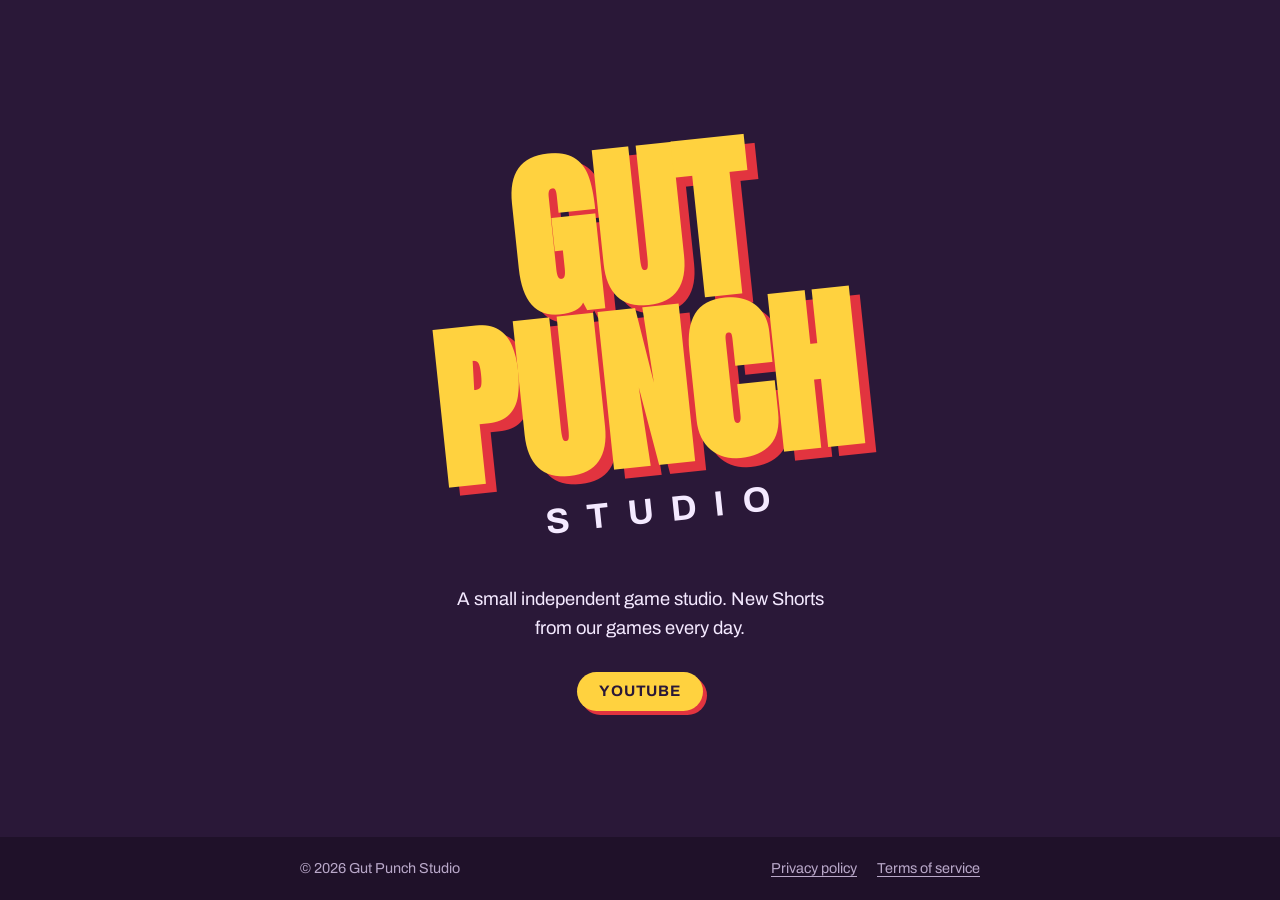
<file: index.html>
<!doctype html>
<html lang="en">
<head>
<meta charset="utf-8">
<meta name="viewport" content="width=device-width, initial-scale=1">
<title>Gut Punch Studio</title>
<meta name="description" content="Gut Punch Studio is a small independent game studio.">
<link rel="icon" href="icon.png">
<link rel="stylesheet" href="style.css">
</head>
<body>
<main class="hero">
  <div class="wrap">
    <h1 class="logo" aria-label="Gut Punch Studio">
      <span class="big" aria-hidden="true">Gut<br>Punch</span>
      <span class="small" aria-hidden="true">STUDIO</span>
    </h1>
    <p class="tagline">A small independent game studio. New Shorts from our games every day.</p>
    <div class="links">
      <a class="btn" href="https://www.youtube.com/channel/UCidPIDn4IFeUoqm6-j50lGQ">YouTube</a>
    </div>
  </div>
</main>
<footer>
  <div class="wrap">
    <span>&copy; 2026 Gut Punch Studio</span>
    <span class="foot-links"><a href="privacy.html">Privacy policy</a> <a href="terms.html">Terms of service</a></span>
  </div>
</footer>
</body>
</html>
</file>
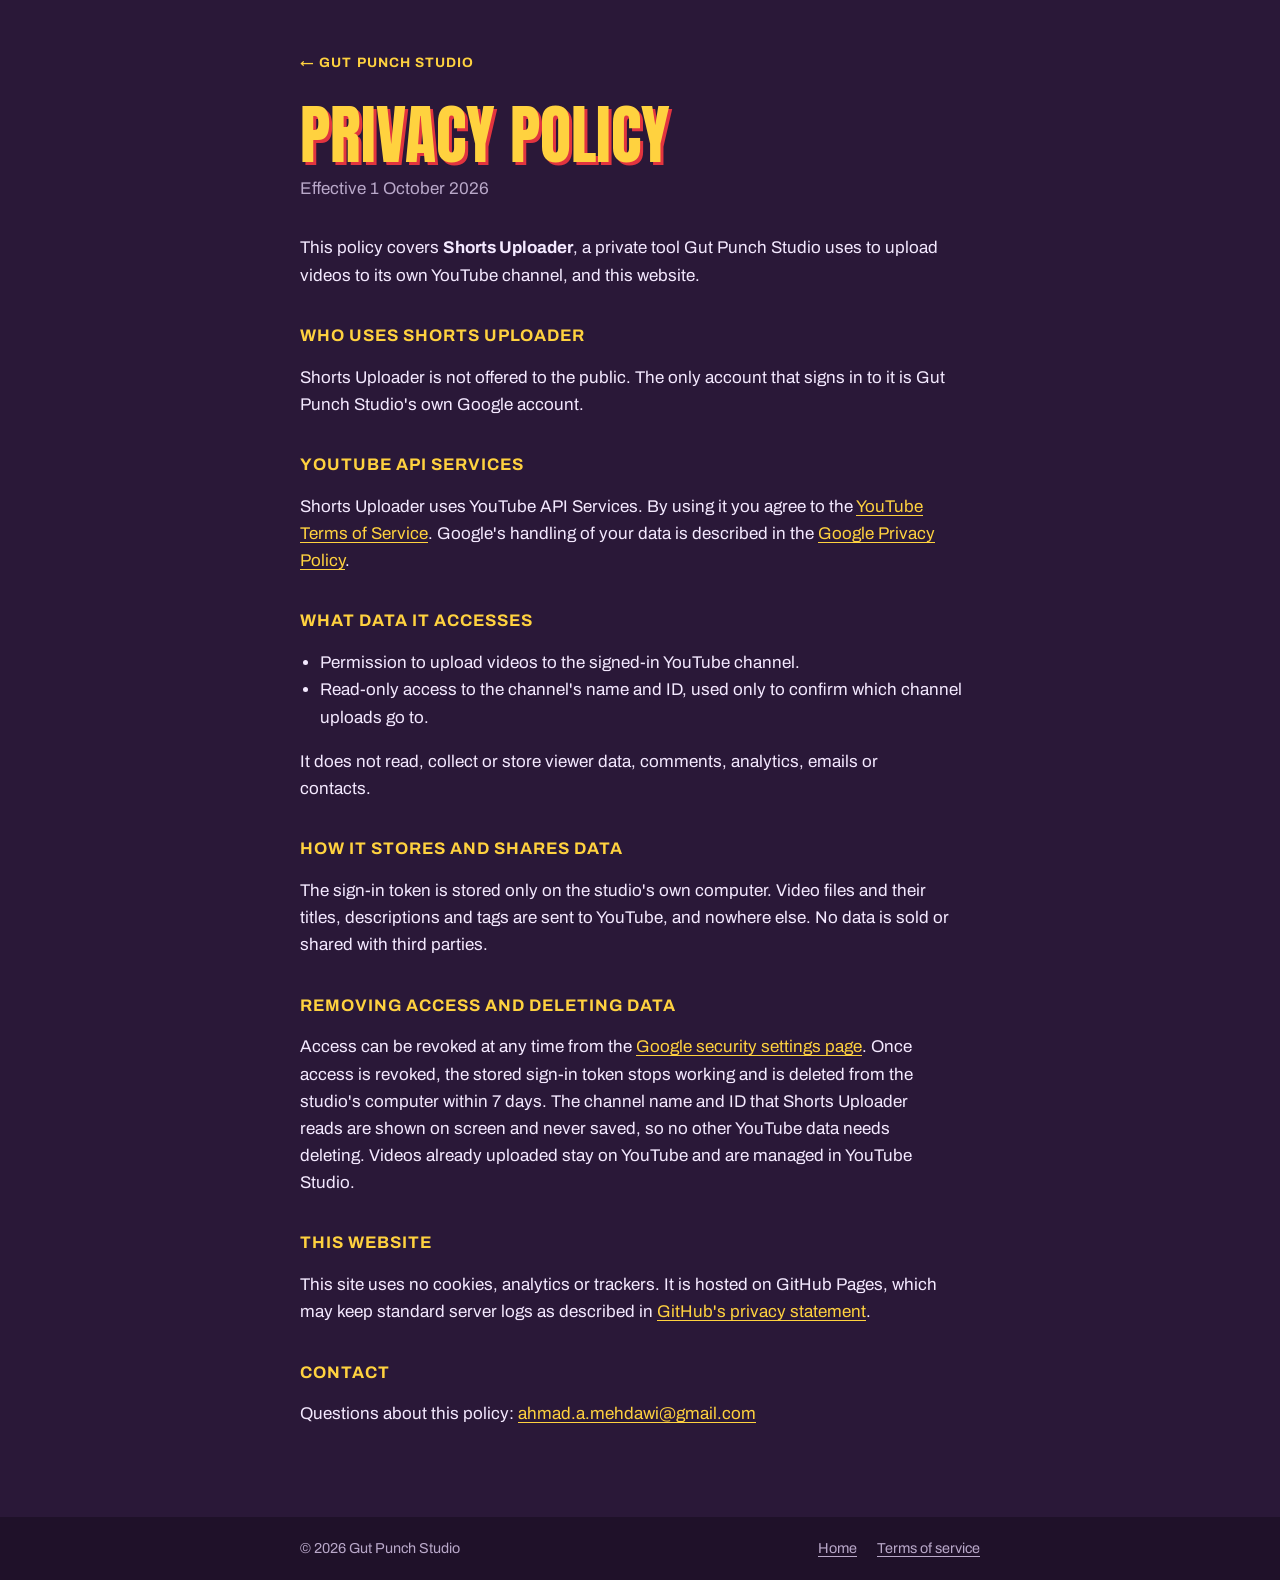
<file: privacy.html>
<!doctype html>
<html lang="en">
<head>
<meta charset="utf-8">
<meta name="viewport" content="width=device-width, initial-scale=1">
<title>Privacy Policy | Gut Punch Studio</title>
<link rel="icon" href="icon.png">
<link rel="stylesheet" href="style.css">
</head>
<body>
<main class="doc">
  <div class="wrap">
    <a class="home" href="./">&larr; Gut Punch Studio</a>
    <h1>Privacy Policy</h1>
    <p class="date">Effective 1 October 2026</p>

    <p>This policy covers <strong>Shorts Uploader</strong>, a private tool Gut Punch Studio uses to upload videos to its own YouTube channel, and this website.</p>

    <h2>Who uses Shorts Uploader</h2>
    <p>Shorts Uploader is not offered to the public. The only account that signs in to it is Gut Punch Studio's own Google account.</p>

    <h2>YouTube API Services</h2>
    <p>Shorts Uploader uses YouTube API Services. By using it you agree to the <a href="https://www.youtube.com/t/terms">YouTube Terms of Service</a>. Google's handling of your data is described in the <a href="https://policies.google.com/privacy">Google Privacy Policy</a>.</p>

    <h2>What data it accesses</h2>
    <ul>
      <li>Permission to upload videos to the signed-in YouTube channel.</li>
      <li>Read-only access to the channel's name and ID, used only to confirm which channel uploads go to.</li>
    </ul>
    <p>It does not read, collect or store viewer data, comments, analytics, emails or contacts.</p>

    <h2>How it stores and shares data</h2>
    <p>The sign-in token is stored only on the studio's own computer. Video files and their titles, descriptions and tags are sent to YouTube, and nowhere else. No data is sold or shared with third parties.</p>

    <h2>Removing access and deleting data</h2>
    <p>Access can be revoked at any time from the <a href="https://security.google.com/settings/security/permissions">Google security settings page</a>. Once access is revoked, the stored sign-in token stops working and is deleted from the studio's computer within 7 days. The channel name and ID that Shorts Uploader reads are shown on screen and never saved, so no other YouTube data needs deleting. Videos already uploaded stay on YouTube and are managed in YouTube Studio.</p>

    <h2>This website</h2>
    <p>This site uses no cookies, analytics or trackers. It is hosted on GitHub Pages, which may keep standard server logs as described in <a href="https://docs.github.com/en/site-policy/privacy-policies/github-general-privacy-statement">GitHub's privacy statement</a>.</p>

    <h2>Contact</h2>
    <p>Questions about this policy: <a href="mailto:ahmad.a.mehdawi@gmail.com">ahmad.a.mehdawi@gmail.com</a></p>
  </div>
</main>
<footer>
  <div class="wrap">
    <span>&copy; 2026 Gut Punch Studio</span>
    <span class="foot-links"><a href="./">Home</a> <a href="terms.html">Terms of service</a></span>
  </div>
</footer>
</body>
</html>
</file>
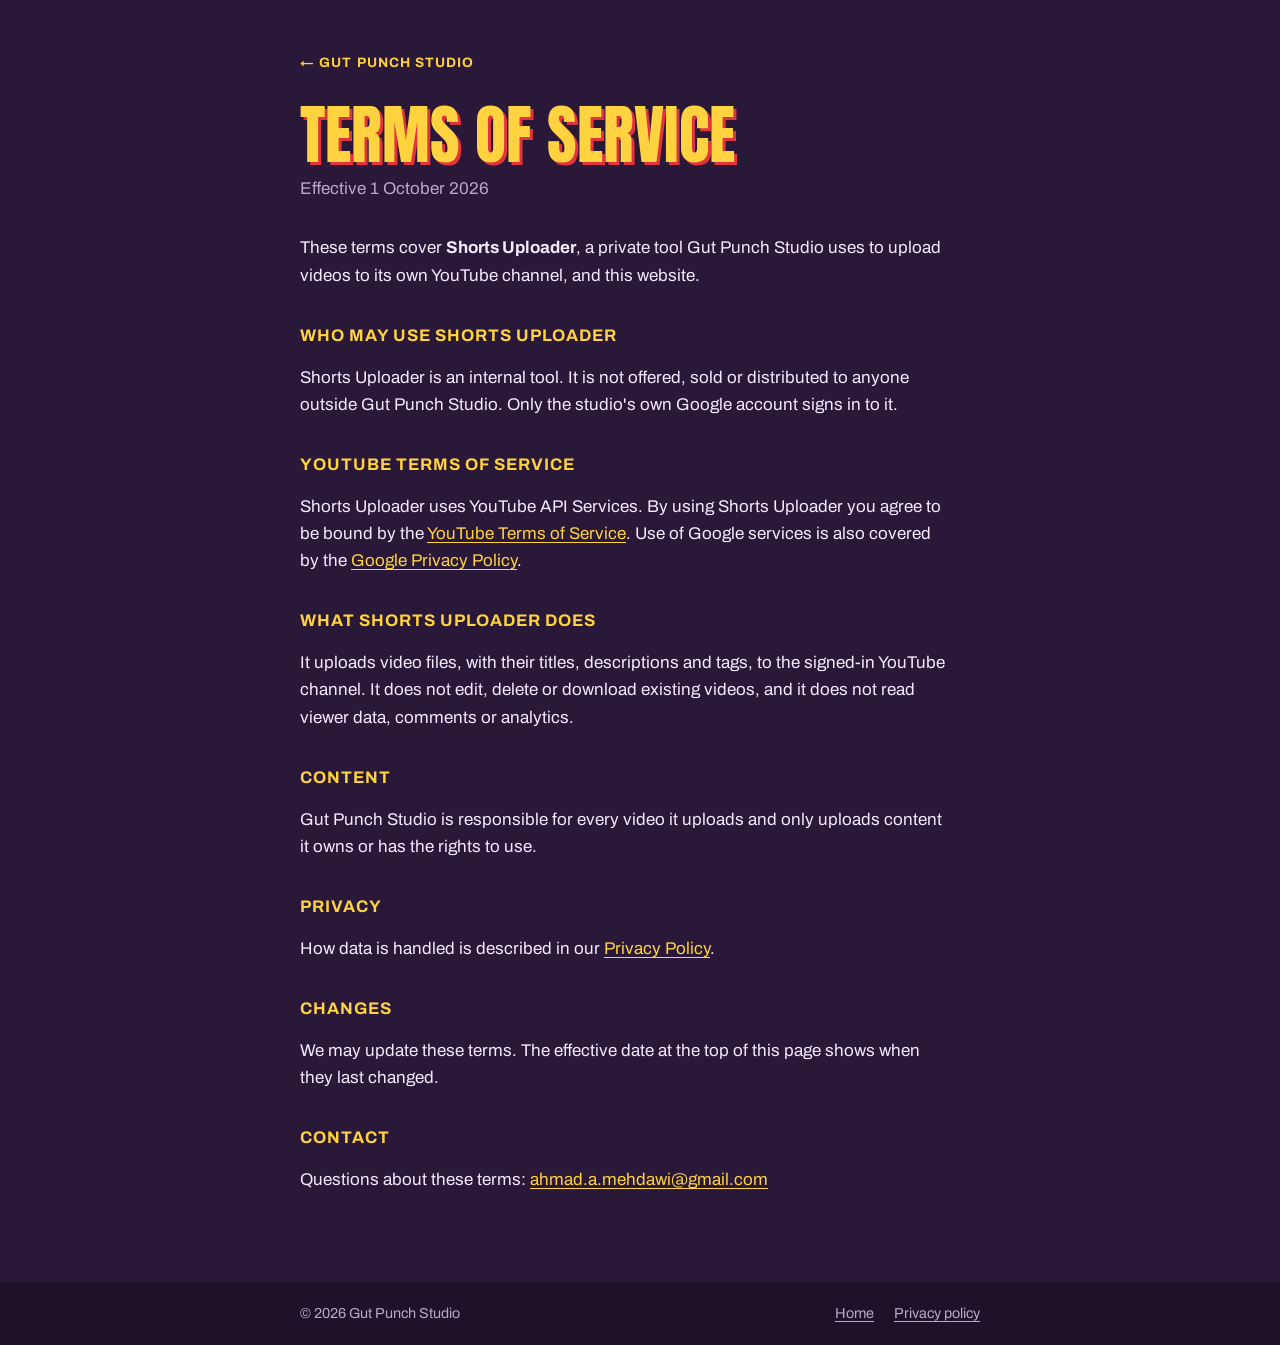
<file: terms.html>
<!doctype html>
<html lang="en">
<head>
<meta charset="utf-8">
<meta name="viewport" content="width=device-width, initial-scale=1">
<title>Terms of Service | Gut Punch Studio</title>
<link rel="icon" href="icon.png">
<link rel="stylesheet" href="style.css">
</head>
<body>
<main class="doc">
  <div class="wrap">
    <a class="home" href="./">&larr; Gut Punch Studio</a>
    <h1>Terms of Service</h1>
    <p class="date">Effective 1 October 2026</p>

    <p>These terms cover <strong>Shorts Uploader</strong>, a private tool Gut Punch Studio uses to upload videos to its own YouTube channel, and this website.</p>

    <h2>Who may use Shorts Uploader</h2>
    <p>Shorts Uploader is an internal tool. It is not offered, sold or distributed to anyone outside Gut Punch Studio. Only the studio's own Google account signs in to it.</p>

    <h2>YouTube Terms of Service</h2>
    <p>Shorts Uploader uses YouTube API Services. By using Shorts Uploader you agree to be bound by the <a href="https://www.youtube.com/t/terms">YouTube Terms of Service</a>. Use of Google services is also covered by the <a href="https://policies.google.com/privacy">Google Privacy Policy</a>.</p>

    <h2>What Shorts Uploader does</h2>
    <p>It uploads video files, with their titles, descriptions and tags, to the signed-in YouTube channel. It does not edit, delete or download existing videos, and it does not read viewer data, comments or analytics.</p>

    <h2>Content</h2>
    <p>Gut Punch Studio is responsible for every video it uploads and only uploads content it owns or has the rights to use.</p>

    <h2>Privacy</h2>
    <p>How data is handled is described in our <a href="privacy.html">Privacy Policy</a>.</p>

    <h2>Changes</h2>
    <p>We may update these terms. The effective date at the top of this page shows when they last changed.</p>

    <h2>Contact</h2>
    <p>Questions about these terms: <a href="mailto:ahmad.a.mehdawi@gmail.com">ahmad.a.mehdawi@gmail.com</a></p>
  </div>
</main>
<footer>
  <div class="wrap">
    <span>&copy; 2026 Gut Punch Studio</span>
    <span class="foot-links"><a href="./">Home</a> <a href="privacy.html">Privacy policy</a></span>
  </div>
</footer>
</body>
</html>
</file>
<file: style.css>
@font-face { font-family: "Anton"; src: url(fonts/Anton.ttf) format("truetype"); font-display: swap; }
@font-face { font-family: "Archivo"; font-weight: 400; src: url(fonts/Archivo-Regular.ttf) format("truetype"); font-display: swap; }
@font-face { font-family: "Archivo"; font-weight: 700; src: url(fonts/Archivo-Bold.ttf) format("truetype"); font-display: swap; }

:root {
  --bruise: #2a1838;
  --bruise-deep: #1f1129;
  --yellow: #ffd23f;
  --red: #e2343f;
  --lilac: #f4e9ff;
  --muted: #b9a8c9;
  --display: "Anton", Impact, "Arial Narrow", sans-serif;
  --body: "Archivo", "Helvetica Neue", Arial, sans-serif;
  color-scheme: dark;
}
* { box-sizing: border-box; }
html, body { margin: 0; }
body {
  background: var(--bruise); color: var(--lilac);
  font: 400 17px/1.6 var(--body);
  min-height: 100vh; display: flex; flex-direction: column;
}
a { color: var(--yellow); text-underline-offset: 3px; }
a:focus-visible { outline: 3px solid var(--yellow); outline-offset: 3px; }

.wrap { width: 100%; max-width: 720px; margin: 0 auto; padding-inline: 20px; }

/* Home */
.hero { flex: 1; display: grid; place-items: center; padding-block: 64px; text-align: center; }
.logo { display: grid; justify-items: center; transform: rotate(-6deg); }
.logo .big {
  font-family: var(--display); color: var(--yellow); text-transform: uppercase;
  font-size: clamp(5rem, 22vw, 11rem); line-height: .92;
  text-shadow: .055em .055em 0 var(--red);
}
.logo .small {
  font: 700 clamp(1rem, 4.4vw, 2.2rem)/1 var(--body); letter-spacing: .5em; padding-left: .5em; margin-top: .6em;
}
.tagline { margin: 56px auto 0; max-width: 34ch; font-size: 1.15rem; }
.links { display: flex; flex-wrap: wrap; justify-content: center; gap: 12px; margin-top: 28px; }
.btn {
  display: inline-block; padding: 12px 22px; border-radius: 999px; text-decoration: none;
  font: 700 .95rem/1 var(--body); letter-spacing: .06em; text-transform: uppercase;
  background: var(--yellow); color: var(--bruise);
  box-shadow: 4px 4px 0 var(--red);
}
.btn:hover { transform: translate(-1px, -1px); box-shadow: 5px 5px 0 var(--red); }

/* Policy */
.doc { flex: 1; padding-block: 48px 72px; }
.doc .home { font: 700 .85rem/1 var(--body); letter-spacing: .08em; text-transform: uppercase; text-decoration: none; }
.doc h1 {
  font-family: var(--display); font-weight: 400; color: var(--yellow); text-transform: uppercase;
  font-size: clamp(2.6rem, 9vw, 4rem); line-height: 1; margin: 28px 0 8px;
  text-shadow: .05em .05em 0 var(--red);
}
.doc .date { color: var(--muted); margin: 0 0 32px; }
.doc h2 { font: 700 1.05rem/1.3 var(--body); letter-spacing: .06em; text-transform: uppercase; margin: 36px 0 8px; color: var(--yellow); }
.doc p, .doc li { max-width: 65ch; }
.doc ul { padding-left: 1.2em; }

footer { background: var(--bruise-deep); color: var(--muted); font-size: .9rem; }
footer .wrap { display: flex; flex-wrap: wrap; justify-content: space-between; gap: 8px 24px; padding-block: 20px; }
footer a { color: var(--muted); }
.foot-links { display: flex; flex-wrap: wrap; gap: 8px 20px; }

@media (prefers-reduced-motion: reduce) { .btn:hover { transform: none; } }
</file>
